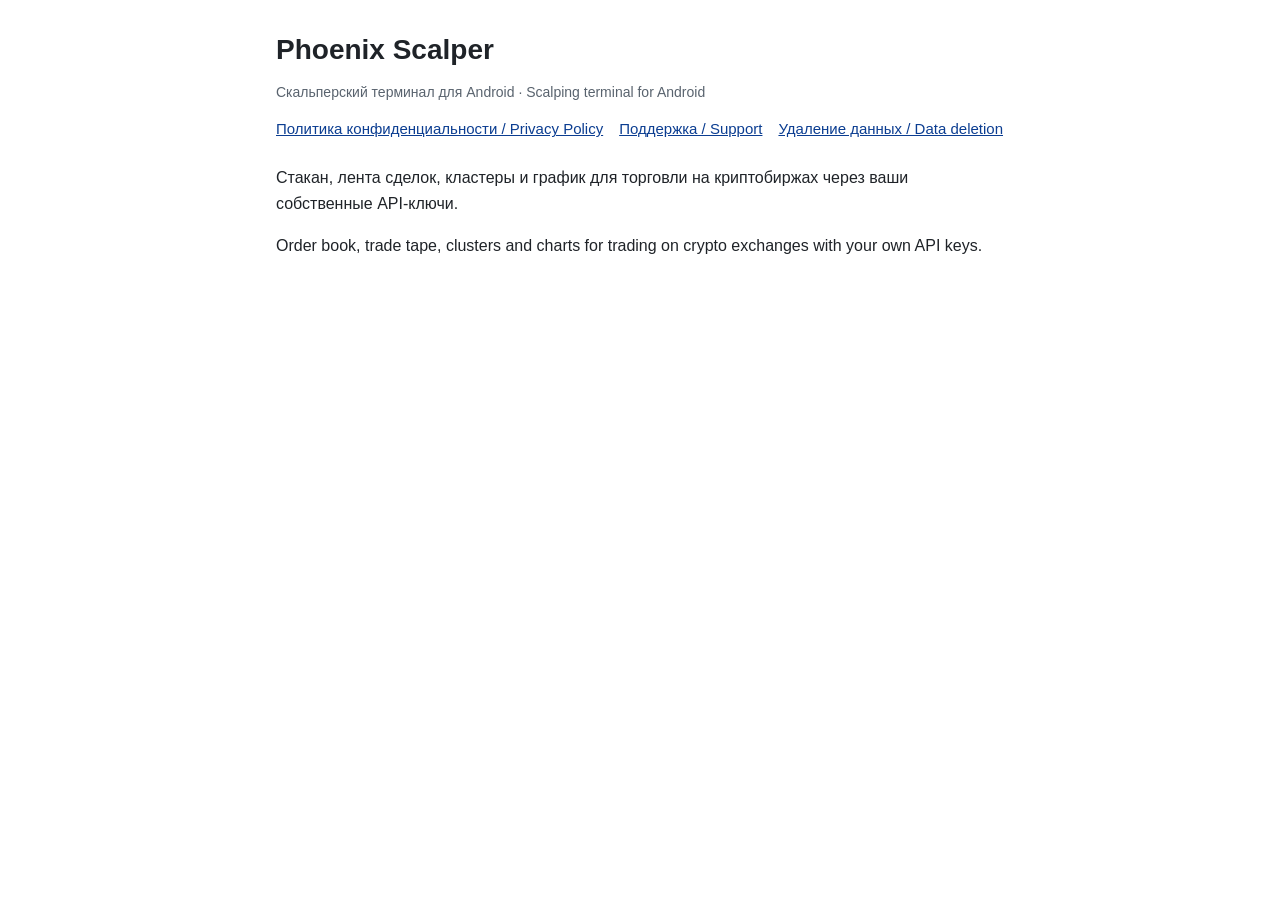
<file: index.html>
<!doctype html>
<html lang="ru"><head><meta charset="utf-8"><meta name="viewport" content="width=device-width,initial-scale=1">
<title>Phoenix Scalper</title><link rel="stylesheet" href="style.css"></head>
<body><main>
<h1>Phoenix Scalper</h1>
<p class="muted">Скальперский терминал для Android · Scalping terminal for Android</p>
<nav><a href="privacy.html">Политика конфиденциальности / Privacy Policy</a><a href="support.html">Поддержка / Support</a><a href="delete.html">Удаление данных / Data deletion</a></nav>
<p>Стакан, лента сделок, кластеры и график для торговли на криптобиржах через ваши собственные API-ключи.</p>
<p>Order book, trade tape, clusters and charts for trading on crypto exchanges with your own API keys.</p>
</main></body></html>
</file>
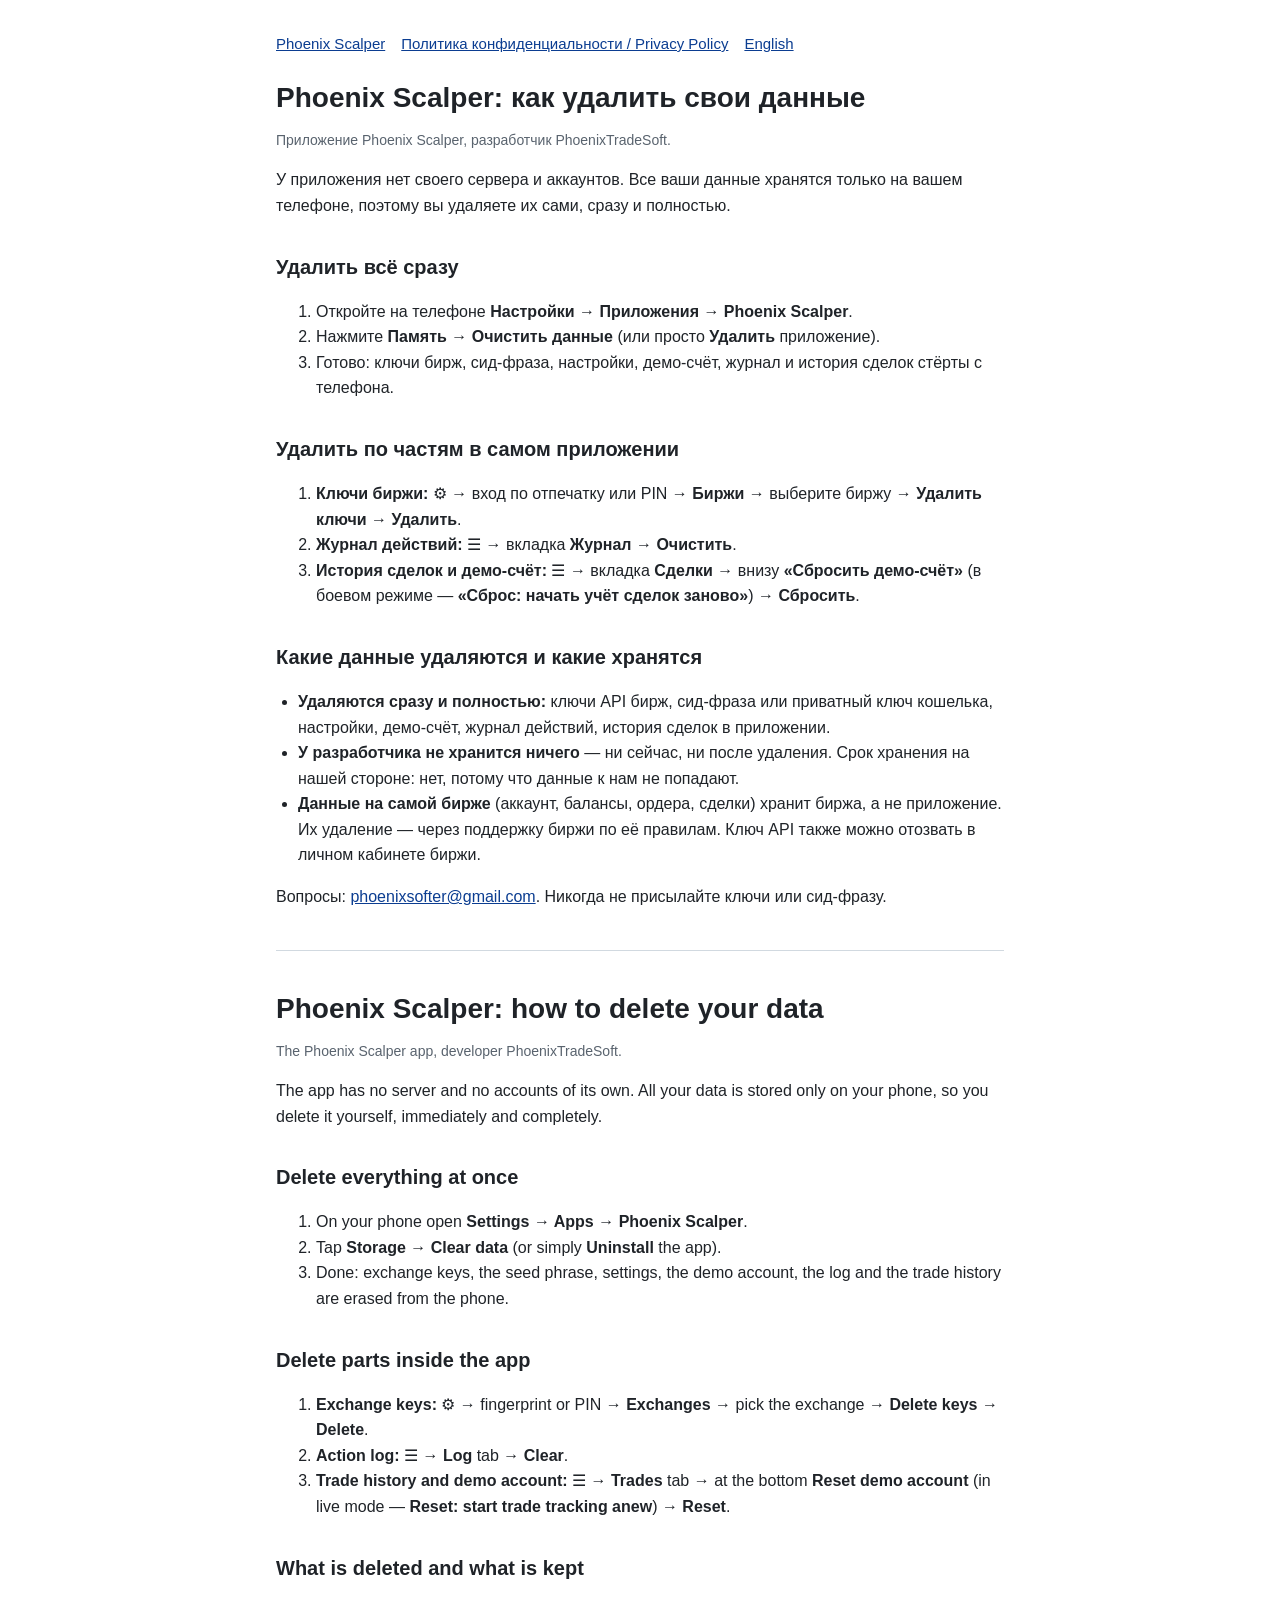
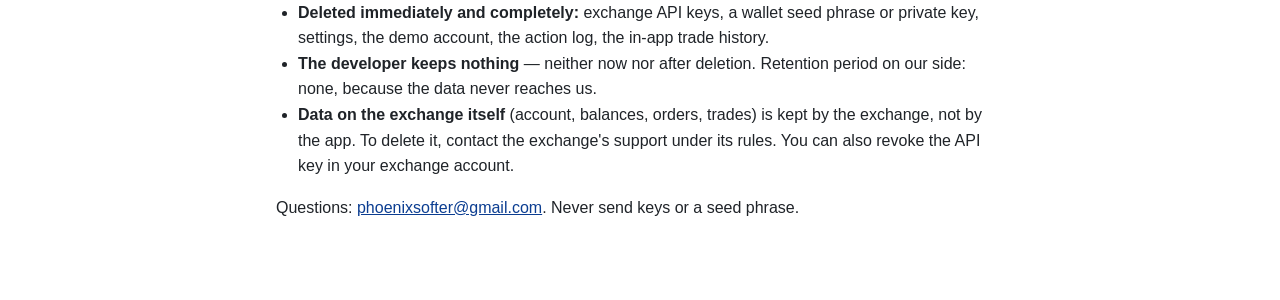
<file: delete.html>
<!doctype html>
<html lang="ru"><head><meta charset="utf-8"><meta name="viewport" content="width=device-width,initial-scale=1">
<title>Phoenix Scalper — удаление данных</title><link rel="stylesheet" href="style.css"></head>
<body><main>
<nav><a href="index.html">Phoenix Scalper</a><a href="privacy.html">Политика конфиденциальности / Privacy Policy</a><a href="#en">English</a></nav>

<h1>Phoenix Scalper: как удалить свои данные</h1>
<p class="muted">Приложение Phoenix Scalper, разработчик PhoenixTradeSoft.</p>

<p>У приложения нет своего сервера и аккаунтов. Все ваши данные хранятся только на вашем телефоне, поэтому вы удаляете их сами, сразу и полностью.</p>

<h2>Удалить всё сразу</h2>
<ol>
<li>Откройте на телефоне <b>Настройки → Приложения → Phoenix Scalper</b>.</li>
<li>Нажмите <b>Память → Очистить данные</b> (или просто <b>Удалить</b> приложение).</li>
<li>Готово: ключи бирж, сид-фраза, настройки, демо-счёт, журнал и история сделок стёрты с телефона.</li>
</ol>

<h2>Удалить по частям в самом приложении</h2>
<ol>
<li><b>Ключи биржи:</b> ⚙ → вход по отпечатку или PIN → <b>Биржи</b> → выберите биржу → <b>Удалить ключи</b> → <b>Удалить</b>.</li>
<li><b>Журнал действий:</b> ☰ → вкладка <b>Журнал</b> → <b>Очистить</b>.</li>
<li><b>История сделок и демо-счёт:</b> ☰ → вкладка <b>Сделки</b> → внизу <b>«Сбросить демо-счёт»</b> (в боевом режиме — <b>«Сброс: начать учёт сделок заново»</b>) → <b>Сбросить</b>.</li>
</ol>

<h2>Какие данные удаляются и какие хранятся</h2>
<ul>
<li><b>Удаляются сразу и полностью:</b> ключи API бирж, сид-фраза или приватный ключ кошелька, настройки, демо-счёт, журнал действий, история сделок в приложении.</li>
<li><b>У разработчика не хранится ничего</b> — ни сейчас, ни после удаления. Срок хранения на нашей стороне: нет, потому что данные к нам не попадают.</li>
<li><b>Данные на самой бирже</b> (аккаунт, балансы, ордера, сделки) хранит биржа, а не приложение. Их удаление — через поддержку биржи по её правилам. Ключ API также можно отозвать в личном кабинете биржи.</li>
</ul>

<p>Вопросы: <a href="mailto:phoenixsofter@gmail.com">phoenixsofter@gmail.com</a>. Никогда не присылайте ключи или сид-фразу.</p>

<hr id="en">

<h1>Phoenix Scalper: how to delete your data</h1>
<p class="muted">The Phoenix Scalper app, developer PhoenixTradeSoft.</p>

<p>The app has no server and no accounts of its own. All your data is stored only on your phone, so you delete it yourself, immediately and completely.</p>

<h2>Delete everything at once</h2>
<ol>
<li>On your phone open <b>Settings → Apps → Phoenix Scalper</b>.</li>
<li>Tap <b>Storage → Clear data</b> (or simply <b>Uninstall</b> the app).</li>
<li>Done: exchange keys, the seed phrase, settings, the demo account, the log and the trade history are erased from the phone.</li>
</ol>

<h2>Delete parts inside the app</h2>
<ol>
<li><b>Exchange keys:</b> ⚙ → fingerprint or PIN → <b>Exchanges</b> → pick the exchange → <b>Delete keys</b> → <b>Delete</b>.</li>
<li><b>Action log:</b> ☰ → <b>Log</b> tab → <b>Clear</b>.</li>
<li><b>Trade history and demo account:</b> ☰ → <b>Trades</b> tab → at the bottom <b>Reset demo account</b> (in live mode — <b>Reset: start trade tracking anew</b>) → <b>Reset</b>.</li>
</ol>

<h2>What is deleted and what is kept</h2>
<ul>
<li><b>Deleted immediately and completely:</b> exchange API keys, a wallet seed phrase or private key, settings, the demo account, the action log, the in-app trade history.</li>
<li><b>The developer keeps nothing</b> — neither now nor after deletion. Retention period on our side: none, because the data never reaches us.</li>
<li><b>Data on the exchange itself</b> (account, balances, orders, trades) is kept by the exchange, not by the app. To delete it, contact the exchange's support under its rules. You can also revoke the API key in your exchange account.</li>
</ul>

<p>Questions: <a href="mailto:phoenixsofter@gmail.com">phoenixsofter@gmail.com</a>. Never send keys or a seed phrase.</p>
</main></body></html>
</file>
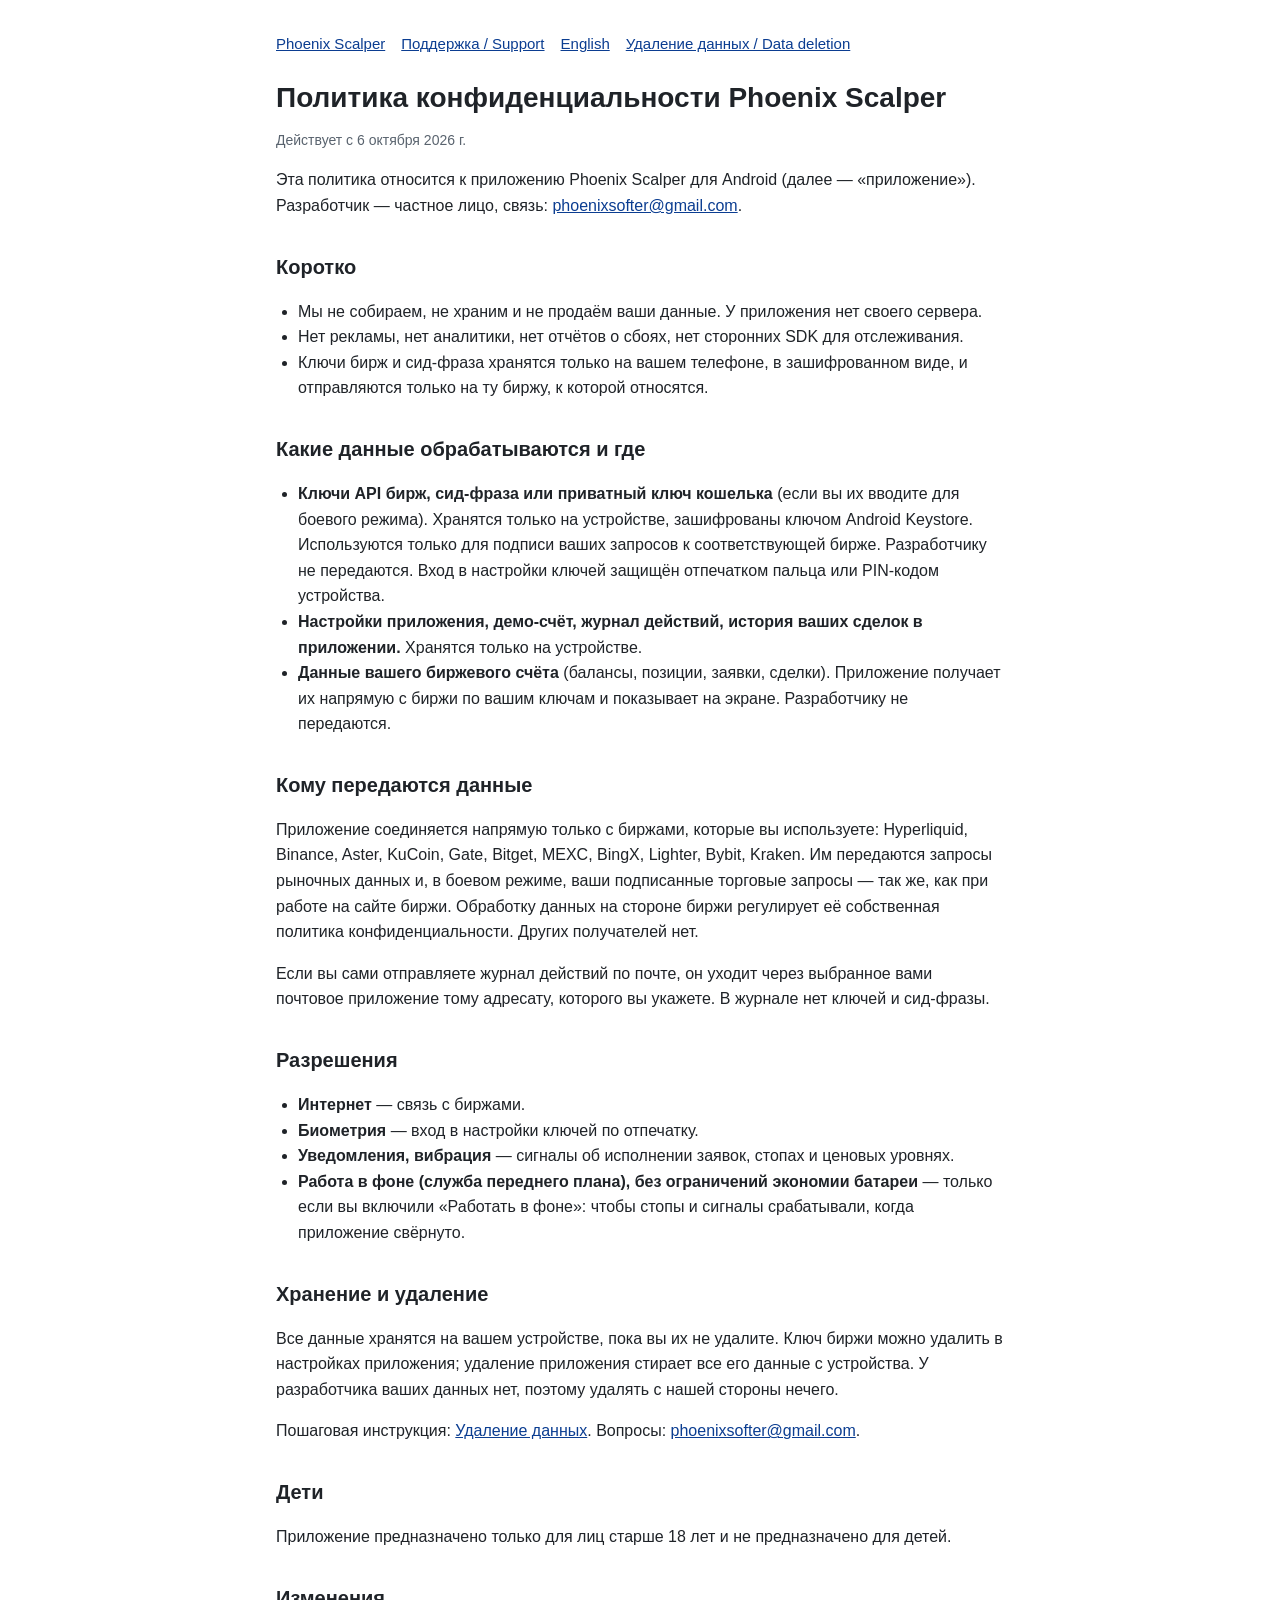
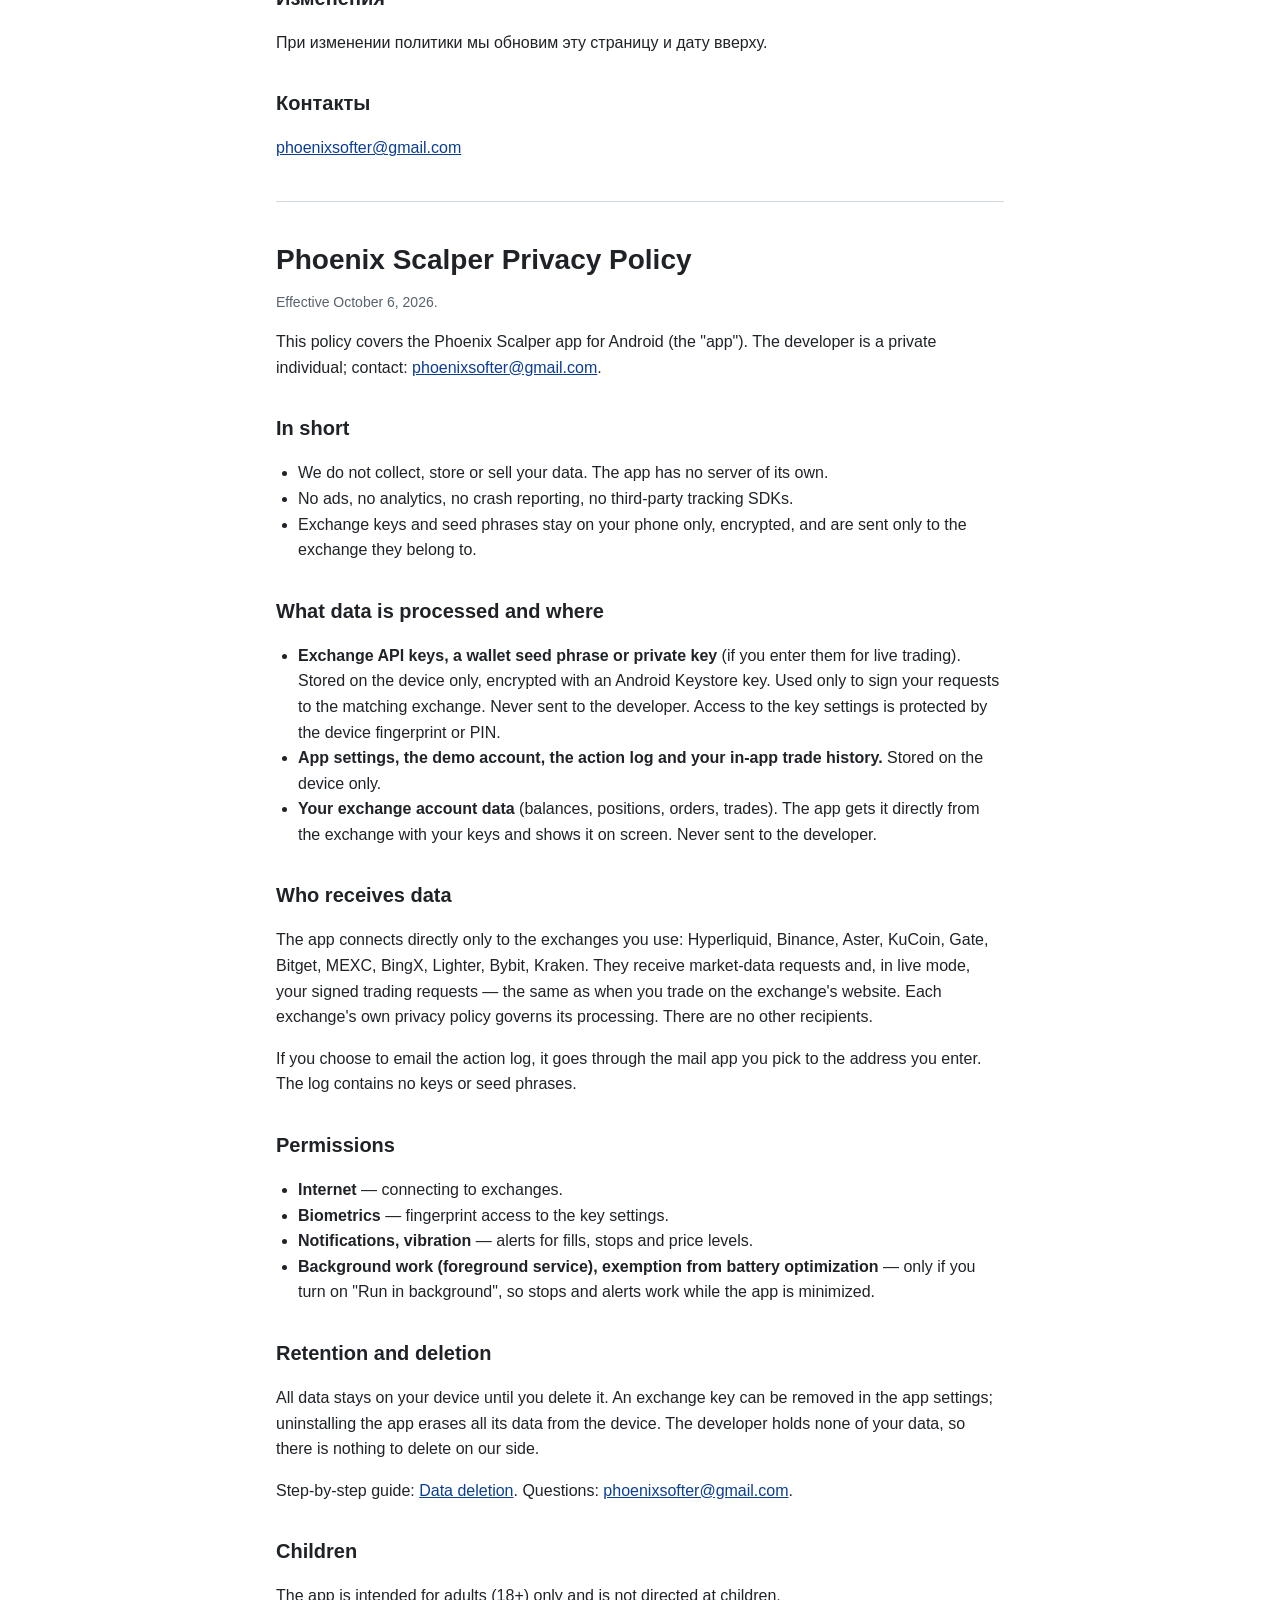
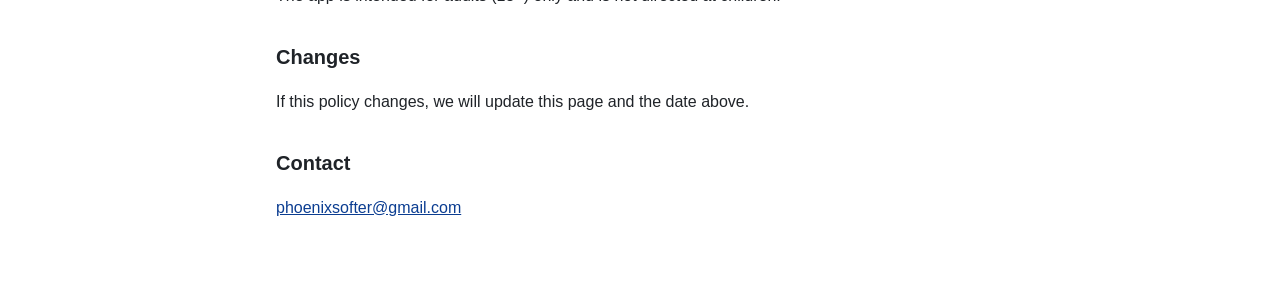
<file: privacy.html>
<!doctype html>
<html lang="ru"><head><meta charset="utf-8"><meta name="viewport" content="width=device-width,initial-scale=1">
<title>Phoenix Scalper — политика конфиденциальности</title><link rel="stylesheet" href="style.css"></head>
<body><main>
<nav><a href="index.html">Phoenix Scalper</a><a href="support.html">Поддержка / Support</a><a href="#en">English</a><a href="delete.html">Удаление данных / Data deletion</a></nav>

<h1>Политика конфиденциальности Phoenix Scalper</h1>
<p class="muted">Действует с 6 октября 2026 г.</p>

<p>Эта политика относится к приложению Phoenix Scalper для Android (далее — «приложение»). Разработчик — частное лицо, связь: <a href="mailto:phoenixsofter@gmail.com">phoenixsofter@gmail.com</a>.</p>

<h2>Коротко</h2>
<ul>
<li>Мы не собираем, не храним и не продаём ваши данные. У приложения нет своего сервера.</li>
<li>Нет рекламы, нет аналитики, нет отчётов о сбоях, нет сторонних SDK для отслеживания.</li>
<li>Ключи бирж и сид-фраза хранятся только на вашем телефоне, в зашифрованном виде, и отправляются только на ту биржу, к которой относятся.</li>
</ul>

<h2>Какие данные обрабатываются и где</h2>
<ul>
<li><b>Ключи API бирж, сид-фраза или приватный ключ кошелька</b> (если вы их вводите для боевого режима). Хранятся только на устройстве, зашифрованы ключом Android Keystore. Используются только для подписи ваших запросов к соответствующей бирже. Разработчику не передаются. Вход в настройки ключей защищён отпечатком пальца или PIN-кодом устройства.</li>
<li><b>Настройки приложения, демо-счёт, журнал действий, история ваших сделок в приложении.</b> Хранятся только на устройстве.</li>
<li><b>Данные вашего биржевого счёта</b> (балансы, позиции, заявки, сделки). Приложение получает их напрямую с биржи по вашим ключам и показывает на экране. Разработчику не передаются.</li>
</ul>

<h2>Кому передаются данные</h2>
<p>Приложение соединяется напрямую только с биржами, которые вы используете: Hyperliquid, Binance, Aster, KuCoin, Gate, Bitget, MEXC, BingX, Lighter, Bybit, Kraken. Им передаются запросы рыночных данных и, в боевом режиме, ваши подписанные торговые запросы — так же, как при работе на сайте биржи. Обработку данных на стороне биржи регулирует её собственная политика конфиденциальности. Других получателей нет.</p>
<p>Если вы сами отправляете журнал действий по почте, он уходит через выбранное вами почтовое приложение тому адресату, которого вы укажете. В журнале нет ключей и сид-фразы.</p>

<h2>Разрешения</h2>
<ul>
<li><b>Интернет</b> — связь с биржами.</li>
<li><b>Биометрия</b> — вход в настройки ключей по отпечатку.</li>
<li><b>Уведомления, вибрация</b> — сигналы об исполнении заявок, стопах и ценовых уровнях.</li>
<li><b>Работа в фоне (служба переднего плана), без ограничений экономии батареи</b> — только если вы включили «Работать в фоне»: чтобы стопы и сигналы срабатывали, когда приложение свёрнуто.</li>
</ul>

<h2 id="delete">Хранение и удаление</h2>
<p>Все данные хранятся на вашем устройстве, пока вы их не удалите. Ключ биржи можно удалить в настройках приложения; удаление приложения стирает все его данные с устройства. У разработчика ваших данных нет, поэтому удалять с нашей стороны нечего.</p>
<p>Пошаговая инструкция: <a href="delete.html">Удаление данных</a>. Вопросы: <a href="mailto:phoenixsofter@gmail.com">phoenixsofter@gmail.com</a>.</p>

<h2>Дети</h2>
<p>Приложение предназначено только для лиц старше 18 лет и не предназначено для детей.</p>

<h2>Изменения</h2>
<p>При изменении политики мы обновим эту страницу и дату вверху.</p>

<h2>Контакты</h2>
<p><a href="mailto:phoenixsofter@gmail.com">phoenixsofter@gmail.com</a></p>

<hr id="en">

<h1>Phoenix Scalper Privacy Policy</h1>
<p class="muted">Effective October 6, 2026.</p>

<p>This policy covers the Phoenix Scalper app for Android (the "app"). The developer is a private individual; contact: <a href="mailto:phoenixsofter@gmail.com">phoenixsofter@gmail.com</a>.</p>

<h2>In short</h2>
<ul>
<li>We do not collect, store or sell your data. The app has no server of its own.</li>
<li>No ads, no analytics, no crash reporting, no third-party tracking SDKs.</li>
<li>Exchange keys and seed phrases stay on your phone only, encrypted, and are sent only to the exchange they belong to.</li>
</ul>

<h2>What data is processed and where</h2>
<ul>
<li><b>Exchange API keys, a wallet seed phrase or private key</b> (if you enter them for live trading). Stored on the device only, encrypted with an Android Keystore key. Used only to sign your requests to the matching exchange. Never sent to the developer. Access to the key settings is protected by the device fingerprint or PIN.</li>
<li><b>App settings, the demo account, the action log and your in-app trade history.</b> Stored on the device only.</li>
<li><b>Your exchange account data</b> (balances, positions, orders, trades). The app gets it directly from the exchange with your keys and shows it on screen. Never sent to the developer.</li>
</ul>

<h2>Who receives data</h2>
<p>The app connects directly only to the exchanges you use: Hyperliquid, Binance, Aster, KuCoin, Gate, Bitget, MEXC, BingX, Lighter, Bybit, Kraken. They receive market-data requests and, in live mode, your signed trading requests — the same as when you trade on the exchange's website. Each exchange's own privacy policy governs its processing. There are no other recipients.</p>
<p>If you choose to email the action log, it goes through the mail app you pick to the address you enter. The log contains no keys or seed phrases.</p>

<h2>Permissions</h2>
<ul>
<li><b>Internet</b> — connecting to exchanges.</li>
<li><b>Biometrics</b> — fingerprint access to the key settings.</li>
<li><b>Notifications, vibration</b> — alerts for fills, stops and price levels.</li>
<li><b>Background work (foreground service), exemption from battery optimization</b> — only if you turn on "Run in background", so stops and alerts work while the app is minimized.</li>
</ul>

<h2 id="delete-en">Retention and deletion</h2>
<p>All data stays on your device until you delete it. An exchange key can be removed in the app settings; uninstalling the app erases all its data from the device. The developer holds none of your data, so there is nothing to delete on our side.</p>
<p>Step-by-step guide: <a href="delete.html#en">Data deletion</a>. Questions: <a href="mailto:phoenixsofter@gmail.com">phoenixsofter@gmail.com</a>.</p>

<h2>Children</h2>
<p>The app is intended for adults (18+) only and is not directed at children.</p>

<h2>Changes</h2>
<p>If this policy changes, we will update this page and the date above.</p>

<h2>Contact</h2>
<p><a href="mailto:phoenixsofter@gmail.com">phoenixsofter@gmail.com</a></p>
</main></body></html>
</file>
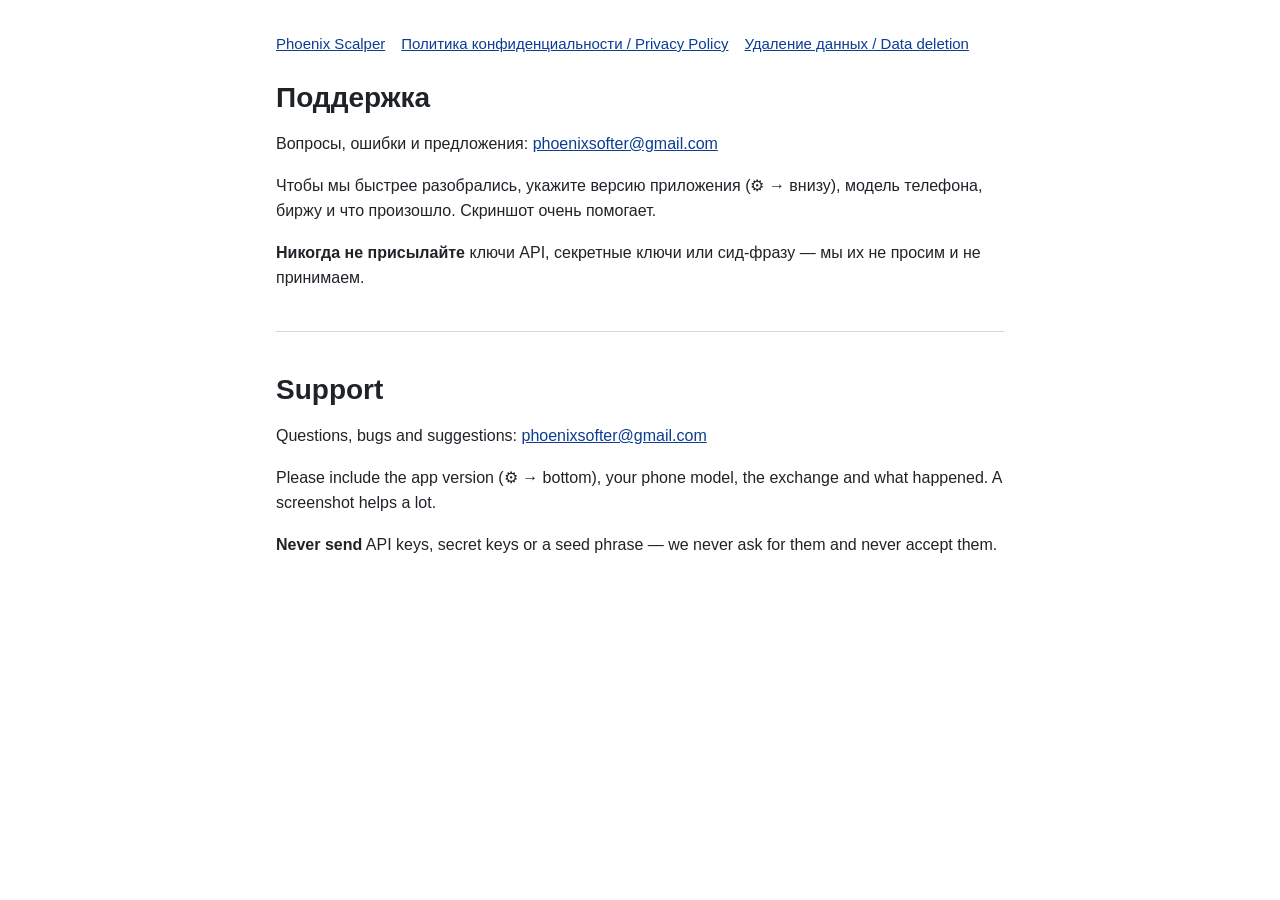
<file: support.html>
<!doctype html>
<html lang="ru"><head><meta charset="utf-8"><meta name="viewport" content="width=device-width,initial-scale=1">
<title>Phoenix Scalper — поддержка</title><link rel="stylesheet" href="style.css"></head>
<body><main>
<nav><a href="index.html">Phoenix Scalper</a><a href="privacy.html">Политика конфиденциальности / Privacy Policy</a><a href="delete.html">Удаление данных / Data deletion</a></nav>
<h1>Поддержка</h1>
<p>Вопросы, ошибки и предложения: <a href="mailto:phoenixsofter@gmail.com">phoenixsofter@gmail.com</a></p>
<p>Чтобы мы быстрее разобрались, укажите версию приложения (⚙ → внизу), модель телефона, биржу и что произошло. Скриншот очень помогает.</p>
<p><b>Никогда не присылайте</b> ключи API, секретные ключи или сид-фразу — мы их не просим и не принимаем.</p>
<hr>
<h1>Support</h1>
<p>Questions, bugs and suggestions: <a href="mailto:phoenixsofter@gmail.com">phoenixsofter@gmail.com</a></p>
<p>Please include the app version (⚙ → bottom), your phone model, the exchange and what happened. A screenshot helps a lot.</p>
<p><b>Never send</b> API keys, secret keys or a seed phrase — we never ask for them and never accept them.</p>
</main></body></html>
</file>
<file: style.css>
:root{--bg:#ffffff;--ink:#1f2328;--muted:#59636e;--line:#d1d9e0;--accent:#0b3d91}
@media (prefers-color-scheme:dark){:root{--bg:#0d1117;--ink:#e6edf3;--muted:#9198a1;--line:#30363d;--accent:#7aa7ff}}
*{box-sizing:border-box}
body{margin:0;background:var(--bg);color:var(--ink);font:16px/1.6 -apple-system,Segoe UI,Roboto,Helvetica,Arial,sans-serif}
main{max-width:760px;margin:0 auto;padding:32px 16px 64px}
h1{font-size:28px;line-height:1.25;margin:0 0 4px}
h2{font-size:20px;margin:32px 0 8px}
p,li{color:var(--ink)}
.muted{color:var(--muted);font-size:14px}
a{color:var(--accent)}
nav{display:flex;gap:16px;flex-wrap:wrap;margin-bottom:24px;font-size:15px}
hr{border:0;border-top:1px solid var(--line);margin:40px 0}
ul{padding-left:22px}
</file>
